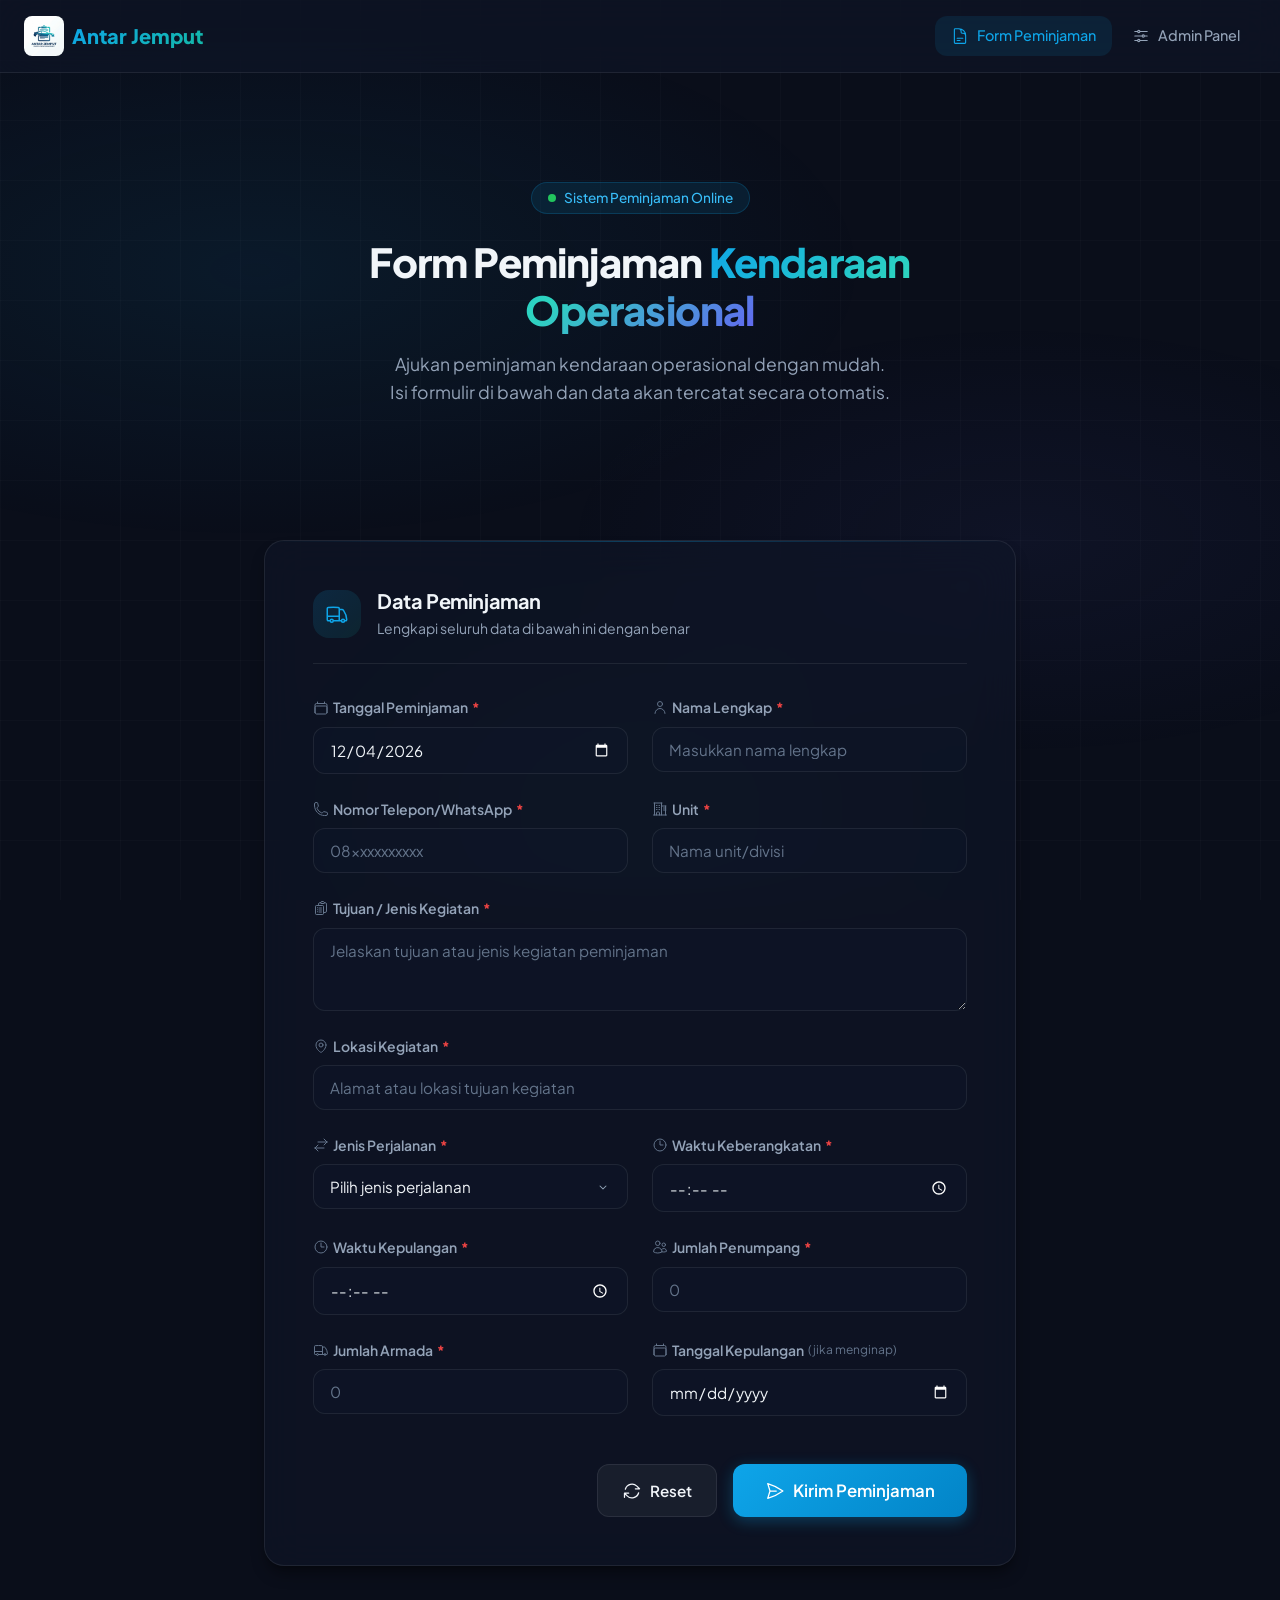
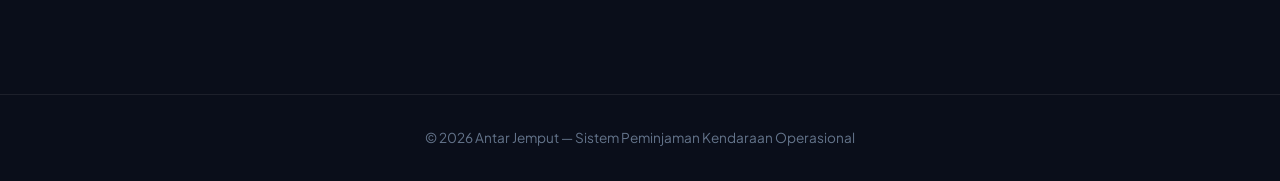
<file: index.html>
<!DOCTYPE html>
<html lang="id">

<head>
  <meta charset="UTF-8">
  <meta name="viewport" content="width=device-width, initial-scale=1.0">
  <meta name="description"
    content="Form Peminjaman Kendaraan Operasional - Sistem Antar Jemput. Ajukan peminjaman mobil operasional secara online.">
  <title>Form Peminjaman Kendaraan | Antar Jemput</title>
  <link rel="icon" href="assets/logo.jpg" type="image/jpeg">
  <link rel="stylesheet" href="css/style.css">
</head>

<body>
  <div class="bg-grid"></div>

  <!-- ═══ Navbar ═══ -->
  <nav class="navbar" id="navbar">
    <div class="navbar__inner">
      <a href="index.html" class="navbar__brand">
        <img src="assets/logo.jpg" alt="Logo Antar Jemput">
        <span class="navbar__brand-text">Antar Jemput</span>
      </a>
      <button class="navbar__toggle" id="navToggle" aria-label="Toggle menu">
        <svg xmlns="http://www.w3.org/2000/svg" fill="none" viewBox="0 0 24 24" stroke-width="2" stroke="currentColor">
          <path stroke-linecap="round" stroke-linejoin="round" d="M3.75 6.75h16.5M3.75 12h16.5m-16.5 5.25h16.5" />
        </svg>
      </button>
      <ul class="navbar__links" id="navLinks">
        <li>
          <a href="index.html" class="active">
            <svg xmlns="http://www.w3.org/2000/svg" fill="none" viewBox="0 0 24 24" stroke-width="1.5"
              stroke="currentColor">
              <path stroke-linecap="round" stroke-linejoin="round"
                d="M19.5 14.25v-2.625a3.375 3.375 0 0 0-3.375-3.375h-1.5A1.125 1.125 0 0 1 13.5 7.125v-1.5a3.375 3.375 0 0 0-3.375-3.375H8.25m0 12.75h7.5m-7.5 3H12M10.5 2.25H5.625c-.621 0-1.125.504-1.125 1.125v17.25c0 .621.504 1.125 1.125 1.125h12.75c.621 0 1.125-.504 1.125-1.125V11.25a9 9 0 0 0-9-9Z" />
            </svg>
            Form Peminjaman
          </a>
        </li>
        <li>
          <a href="admin.html">
            <svg xmlns="http://www.w3.org/2000/svg" fill="none" viewBox="0 0 24 24" stroke-width="1.5"
              stroke="currentColor">
              <path stroke-linecap="round" stroke-linejoin="round"
                d="M10.5 6h9.75M10.5 6a1.5 1.5 0 1 1-3 0m3 0a1.5 1.5 0 1 0-3 0M3.75 6H7.5m3 12h9.75m-9.75 0a1.5 1.5 0 0 1-3 0m3 0a1.5 1.5 0 0 0-3 0m-3.75 0H7.5m9-6h3.75m-3.75 0a1.5 1.5 0 0 1-3 0m3 0a1.5 1.5 0 0 0-3 0m-9.75 0h9.75" />
            </svg>
            Admin Panel
          </a>
        </li>
      </ul>
    </div>
  </nav>

  <!-- ═══ Hero ═══ -->
  <section class="hero">
    <div class="hero__content">
      <div class="hero__badge">
        <span class="pulse-dot"></span>
        Sistem Peminjaman Online
      </div>
      <h1 class="hero__title">
        Form Peminjaman <span class="gradient-text">Kendaraan Operasional</span>
      </h1>
      <p class="hero__subtitle">
        Ajukan peminjaman kendaraan operasional dengan mudah. Isi formulir di bawah dan data akan tercatat secara
        otomatis.
      </p>
    </div>
  </section>

  <!-- ═══ Form Section ═══ -->
  <main class="container container--narrow" style="padding-bottom: 4rem;">
    <div class="glass-card" style="animation: fadeInUp 0.6s ease-out 0.2s both;">
      <div class="glass-card__header">
        <div class="glass-card__icon">
          <svg xmlns="http://www.w3.org/2000/svg" fill="none" viewBox="0 0 24 24" stroke-width="1.5"
            stroke="currentColor">
            <path stroke-linecap="round" stroke-linejoin="round"
              d="M8.25 18.75a1.5 1.5 0 0 1-3 0m3 0a1.5 1.5 0 0 0-3 0m3 0h6m-9 0H3.375a1.125 1.125 0 0 1-1.125-1.125V14.25m17.25 4.5a1.5 1.5 0 0 1-3 0m3 0a1.5 1.5 0 0 0-3 0m3 0h1.125c.621 0 1.129-.504 1.09-1.124a17.902 17.902 0 0 0-3.213-9.193 2.056 2.056 0 0 0-1.58-.86H14.25M16.5 18.75h-2.25m0-11.177v-.958c0-.568-.422-1.048-.987-1.106a48.554 48.554 0 0 0-10.026 0 1.106 1.106 0 0 0-.987 1.106v7.635m12-6.677v6.677m0 4.5v-4.5m0 0h-12" />
          </svg>
        </div>
        <div>
          <h2 class="glass-card__title">Data Peminjaman</h2>
          <p class="glass-card__description">Lengkapi seluruh data di bawah ini dengan benar</p>
        </div>
      </div>

      <form id="formPeminjaman" novalidate>
        <div class="form-grid stagger-in">
          <!-- Tanggal Peminjaman -->
          <div class="form-group">
            <label class="form-label" for="tanggalPeminjaman">
              <svg xmlns="http://www.w3.org/2000/svg" fill="none" viewBox="0 0 24 24" stroke-width="1.5"
                stroke="currentColor">
                <path stroke-linecap="round" stroke-linejoin="round"
                  d="M6.75 3v2.25M17.25 3v2.25M3 18.75V7.5a2.25 2.25 0 0 1 2.25-2.25h13.5A2.25 2.25 0 0 1 21 7.5v11.25m-18 0A2.25 2.25 0 0 0 5.25 21h13.5A2.25 2.25 0 0 0 21 18.75m-18 0v-7.5A2.25 2.25 0 0 1 5.25 9h13.5A2.25 2.25 0 0 1 21 11.25v7.5" />
              </svg>
              Tanggal Peminjaman <span class="required">*</span>
            </label>
            <input type="date" class="form-input" id="tanggalPeminjaman" name="tanggalPeminjaman" required>
            <span class="form-error">Tanggal peminjaman wajib diisi</span>
          </div>

          <!-- Nama -->
          <div class="form-group">
            <label class="form-label" for="nama">
              <svg xmlns="http://www.w3.org/2000/svg" fill="none" viewBox="0 0 24 24" stroke-width="1.5"
                stroke="currentColor">
                <path stroke-linecap="round" stroke-linejoin="round"
                  d="M15.75 6a3.75 3.75 0 1 1-7.5 0 3.75 3.75 0 0 1 7.5 0ZM4.501 20.118a7.5 7.5 0 0 1 14.998 0" />
              </svg>
              Nama Lengkap <span class="required">*</span>
            </label>
            <input type="text" class="form-input" id="nama" name="nama" placeholder="Masukkan nama lengkap" required>
            <span class="form-error">Nama wajib diisi</span>
          </div>

          <!-- No Telepon -->
          <div class="form-group">
            <label class="form-label" for="telepon">
              <svg xmlns="http://www.w3.org/2000/svg" fill="none" viewBox="0 0 24 24" stroke-width="1.5"
                stroke="currentColor">
                <path stroke-linecap="round" stroke-linejoin="round"
                  d="M2.25 6.75c0 8.284 6.716 15 15 15h2.25a2.25 2.25 0 0 0 2.25-2.25v-1.372c0-.516-.351-.966-.852-1.091l-4.423-1.106c-.44-.11-.902.055-1.173.417l-.97 1.293c-.282.376-.769.542-1.21.38a12.035 12.035 0 0 1-7.143-7.143c-.162-.441.004-.928.38-1.21l1.293-.97c.363-.271.527-.734.417-1.173L6.963 3.102a1.125 1.125 0 0 0-1.091-.852H4.5A2.25 2.25 0 0 0 2.25 4.5v2.25Z" />
              </svg>
              Nomor Telepon/WhatsApp <span class="required">*</span>
            </label>
            <input type="tel" class="form-input" id="telepon" name="telepon" placeholder="08xxxxxxxxxx" required
              pattern="[0-9]{10,15}">
            <span class="form-error">Masukkan nomor telepon yang valid</span>
          </div>

          <!-- Unit -->
          <div class="form-group">
            <label class="form-label" for="unit">
              <svg xmlns="http://www.w3.org/2000/svg" fill="none" viewBox="0 0 24 24" stroke-width="1.5"
                stroke="currentColor">
                <path stroke-linecap="round" stroke-linejoin="round"
                  d="M2.25 21h19.5m-18-18v18m10.5-18v18m6-13.5V21M6.75 6.75h.75m-.75 3h.75m-.75 3h.75m3-6h.75m-.75 3h.75m-.75 3h.75M6.75 21v-3.375c0-.621.504-1.125 1.125-1.125h2.25c.621 0 1.125.504 1.125 1.125V21M3 3h12m-.75 4.5H21m-3.75 3H21m-3.75 3H21" />
              </svg>
              Unit <span class="required">*</span>
            </label>
            <input type="text" class="form-input" id="unit" name="unit" placeholder="Nama unit/divisi" required>
            <span class="form-error">Unit wajib diisi</span>
          </div>

          <!-- Tujuan (Jenis Kegiatan) -->
          <div class="form-group form-group--full">
            <label class="form-label" for="tujuan">
              <svg xmlns="http://www.w3.org/2000/svg" fill="none" viewBox="0 0 24 24" stroke-width="1.5"
                stroke="currentColor">
                <path stroke-linecap="round" stroke-linejoin="round"
                  d="M9 12h3.75M9 15h3.75M9 18h3.75m3 .75H18a2.25 2.25 0 0 0 2.25-2.25V6.108c0-1.135-.845-2.098-1.976-2.192a48.424 48.424 0 0 0-1.123-.08m-5.801 0c-.065.21-.1.433-.1.664 0 .414.336.75.75.75h4.5a.75.75 0 0 0 .75-.75 2.25 2.25 0 0 0-.1-.664m-5.8 0A2.251 2.251 0 0 1 13.5 2.25H15c1.012 0 1.867.668 2.15 1.586m-5.8 0c-.376.023-.75.05-1.124.08C9.095 4.01 8.25 4.973 8.25 6.108V8.25m0 0H4.875c-.621 0-1.125.504-1.125 1.125v11.25c0 .621.504 1.125 1.125 1.125h9.75c.621 0 1.125-.504 1.125-1.125V9.375c0-.621-.504-1.125-1.125-1.125H8.25ZM6.75 12h.008v.008H6.75V12Zm0 3h.008v.008H6.75V15Zm0 3h.008v.008H6.75V18Z" />
              </svg>
              Tujuan / Jenis Kegiatan <span class="required">*</span>
            </label>
            <textarea class="form-textarea" id="tujuan" name="tujuan"
              placeholder="Jelaskan tujuan atau jenis kegiatan peminjaman" required rows="3"></textarea>
            <span class="form-error">Tujuan wajib diisi</span>
          </div>

          <!-- Lokasi Kegiatan -->
          <div class="form-group form-group--full">
            <label class="form-label" for="lokasi">
              <svg xmlns="http://www.w3.org/2000/svg" fill="none" viewBox="0 0 24 24" stroke-width="1.5"
                stroke="currentColor">
                <path stroke-linecap="round" stroke-linejoin="round" d="M15 10.5a3 3 0 1 1-6 0 3 3 0 0 1 6 0Z" />
                <path stroke-linecap="round" stroke-linejoin="round"
                  d="M19.5 10.5c0 7.142-7.5 11.25-7.5 11.25S4.5 17.642 4.5 10.5a7.5 7.5 0 1 1 15 0Z" />
              </svg>
              Lokasi Kegiatan <span class="required">*</span>
            </label>
            <input type="text" class="form-input" id="lokasi" name="lokasi"
              placeholder="Alamat atau lokasi tujuan kegiatan" required>
            <span class="form-error">Lokasi kegiatan wajib diisi</span>
          </div>

          <!-- Jenis Perjalanan -->
          <div class="form-group">
            <label class="form-label" for="jenisPerjalanan">
              <svg xmlns="http://www.w3.org/2000/svg" fill="none" viewBox="0 0 24 24" stroke-width="1.5"
                stroke="currentColor">
                <path stroke-linecap="round" stroke-linejoin="round"
                  d="M7.5 21 3 16.5m0 0L7.5 12M3 16.5h13.5m0-13.5L21 7.5m0 0L16.5 12M21 7.5H7.5" />
              </svg>
              Jenis Perjalanan <span class="required">*</span>
            </label>
            <select class="form-select" id="jenisPerjalanan" name="jenisPerjalanan" required>
              <option value="" disabled selected>Pilih jenis perjalanan</option>
              <option value="Pergi">Pergi</option>
              <option value="Pulang">Pulang</option>
              <option value="PP">Pergi Pulang</option>
            </select>
            <span class="form-error">Pilih jenis perjalanan</span>
          </div>

          <!-- Waktu Keberangkatan -->
          <div class="form-group">
            <label class="form-label" for="waktuBerangkat">
              <svg xmlns="http://www.w3.org/2000/svg" fill="none" viewBox="0 0 24 24" stroke-width="1.5"
                stroke="currentColor">
                <path stroke-linecap="round" stroke-linejoin="round"
                  d="M12 6v6h4.5m4.5 0a9 9 0 1 1-18 0 9 9 0 0 1 18 0Z" />
              </svg>
              Waktu Keberangkatan <span class="required">*</span>
            </label>
            <input type="time" class="form-input" id="waktuBerangkat" name="waktuBerangkat" required>
            <span class="form-error">Waktu keberangkatan wajib diisi</span>
          </div>

          <!-- Waktu Kepulangan -->
          <div class="form-group">
            <label class="form-label" for="waktuPulang">
              <svg xmlns="http://www.w3.org/2000/svg" fill="none" viewBox="0 0 24 24" stroke-width="1.5"
                stroke="currentColor">
                <path stroke-linecap="round" stroke-linejoin="round"
                  d="M12 6v6h4.5m4.5 0a9 9 0 1 1-18 0 9 9 0 0 1 18 0Z" />
              </svg>
              Waktu Kepulangan <span class="required">*</span>
            </label>
            <input type="time" class="form-input" id="waktuPulang" name="waktuPulang" required>
            <span class="form-error">Waktu kepulangan wajib diisi</span>
          </div>

          <!-- Jumlah Penumpang -->
          <div class="form-group">
            <label class="form-label" for="jumlahPenumpang">
              <svg xmlns="http://www.w3.org/2000/svg" fill="none" viewBox="0 0 24 24" stroke-width="1.5"
                stroke="currentColor">
                <path stroke-linecap="round" stroke-linejoin="round"
                  d="M15 19.128a9.38 9.38 0 0 0 2.625.372 9.337 9.337 0 0 0 4.121-.952 4.125 4.125 0 0 0-7.533-2.493M15 19.128v-.003c0-1.113-.285-2.16-.786-3.07M15 19.128v.106A12.318 12.318 0 0 1 8.624 21c-2.331 0-4.512-.645-6.374-1.766l-.001-.109a6.375 6.375 0 0 1 11.964-3.07M12 6.375a3.375 3.375 0 1 1-6.75 0 3.375 3.375 0 0 1 6.75 0Zm8.25 2.25a2.625 2.625 0 1 1-5.25 0 2.625 2.625 0 0 1 5.25 0Z" />
              </svg>
              Jumlah Penumpang <span class="required">*</span>
            </label>
            <input type="number" class="form-input" id="jumlahPenumpang" name="jumlahPenumpang" placeholder="0" required
              min="1">
            <span class="form-error">Jumlah penumpang wajib diisi</span>
          </div>

          <!-- Jumlah Armada -->
          <div class="form-group">
            <label class="form-label" for="jumlahArmada">
              <svg xmlns="http://www.w3.org/2000/svg" fill="none" viewBox="0 0 24 24" stroke-width="1.5"
                stroke="currentColor">
                <path stroke-linecap="round" stroke-linejoin="round"
                  d="M8.25 18.75a1.5 1.5 0 0 1-3 0m3 0a1.5 1.5 0 0 0-3 0m3 0h6m-9 0H3.375a1.125 1.125 0 0 1-1.125-1.125V14.25m17.25 4.5a1.5 1.5 0 0 1-3 0m3 0a1.5 1.5 0 0 0-3 0m3 0h1.125c.621 0 1.129-.504 1.09-1.124a17.902 17.902 0 0 0-3.213-9.193 2.056 2.056 0 0 0-1.58-.86H14.25M16.5 18.75h-2.25m0-11.177v-.958c0-.568-.422-1.048-.987-1.106a48.554 48.554 0 0 0-10.026 0 1.106 1.106 0 0 0-.987 1.106v7.635m12-6.677v6.677m0 4.5v-4.5m0 0h-12" />
              </svg>
              Jumlah Armada <span class="required">*</span>
            </label>
            <input type="number" class="form-input" id="jumlahArmada" name="jumlahArmada" placeholder="0" required
              min="1">
            <span class="form-error">Jumlah armada wajib diisi</span>
          </div>

          <!-- Tanggal Kepulangan (jika menginap) -->
          <div class="form-group">
            <label class="form-label" for="tanggalKepulangan">
              <svg xmlns="http://www.w3.org/2000/svg" fill="none" viewBox="0 0 24 24" stroke-width="1.5"
                stroke="currentColor">
                <path stroke-linecap="round" stroke-linejoin="round"
                  d="M6.75 3v2.25M17.25 3v2.25M3 18.75V7.5a2.25 2.25 0 0 1 2.25-2.25h13.5A2.25 2.25 0 0 1 21 7.5v11.25m-18 0A2.25 2.25 0 0 0 5.25 21h13.5A2.25 2.25 0 0 0 21 18.75m-18 0v-7.5A2.25 2.25 0 0 1 5.25 9h13.5A2.25 2.25 0 0 1 21 11.25v7.5" />
              </svg>
              Tanggal Kepulangan
              <span style="font-size:0.75rem; color:var(--color-text-muted); font-weight:400;">(jika menginap)</span>
            </label>
            <input type="date" class="form-input" id="tanggalKepulangan" name="tanggalKepulangan">
          </div>
        </div>

        <!-- Submit Button -->
        <div style="margin-top: var(--space-2xl); display:flex; gap: var(--space-md); justify-content: flex-end;">
          <button type="reset" class="btn btn--secondary" id="btnReset">
            <svg xmlns="http://www.w3.org/2000/svg" fill="none" viewBox="0 0 24 24" stroke-width="1.5"
              stroke="currentColor">
              <path stroke-linecap="round" stroke-linejoin="round"
                d="M16.023 9.348h4.992v-.001M2.985 19.644v-4.992m0 0h4.992m-4.993 0 3.181 3.183a8.25 8.25 0 0 0 13.803-3.7M4.031 9.865a8.25 8.25 0 0 1 13.803-3.7l3.181 3.182" />
            </svg>
            Reset
          </button>
          <button type="submit" class="btn btn--primary btn--lg" id="btnSubmit">
            <svg xmlns="http://www.w3.org/2000/svg" fill="none" viewBox="0 0 24 24" stroke-width="1.5"
              stroke="currentColor">
              <path stroke-linecap="round" stroke-linejoin="round"
                d="M6 12 3.269 3.125A59.769 59.769 0 0 1 21.485 12 59.768 59.768 0 0 1 3.27 20.875L5.999 12Zm0 0h7.5" />
            </svg>
            <span class="btn__text">Kirim Peminjaman</span>
          </button>
        </div>
      </form>
    </div>
  </main>

  <!-- ═══ Footer ═══ -->
  <footer class="footer">
    <div class="container">
      <p class="footer__text">© 2026 Antar Jemput — Sistem Peminjaman Kendaraan Operasional</p>
    </div>
  </footer>

  <!-- Toast Container -->
  <div class="toast-container" id="toastContainer"></div>

  <script src="js/config.js"></script>
  <script src="js/utils.js"></script>
  <script src="js/form.js"></script>
</body>

</html>
</file>
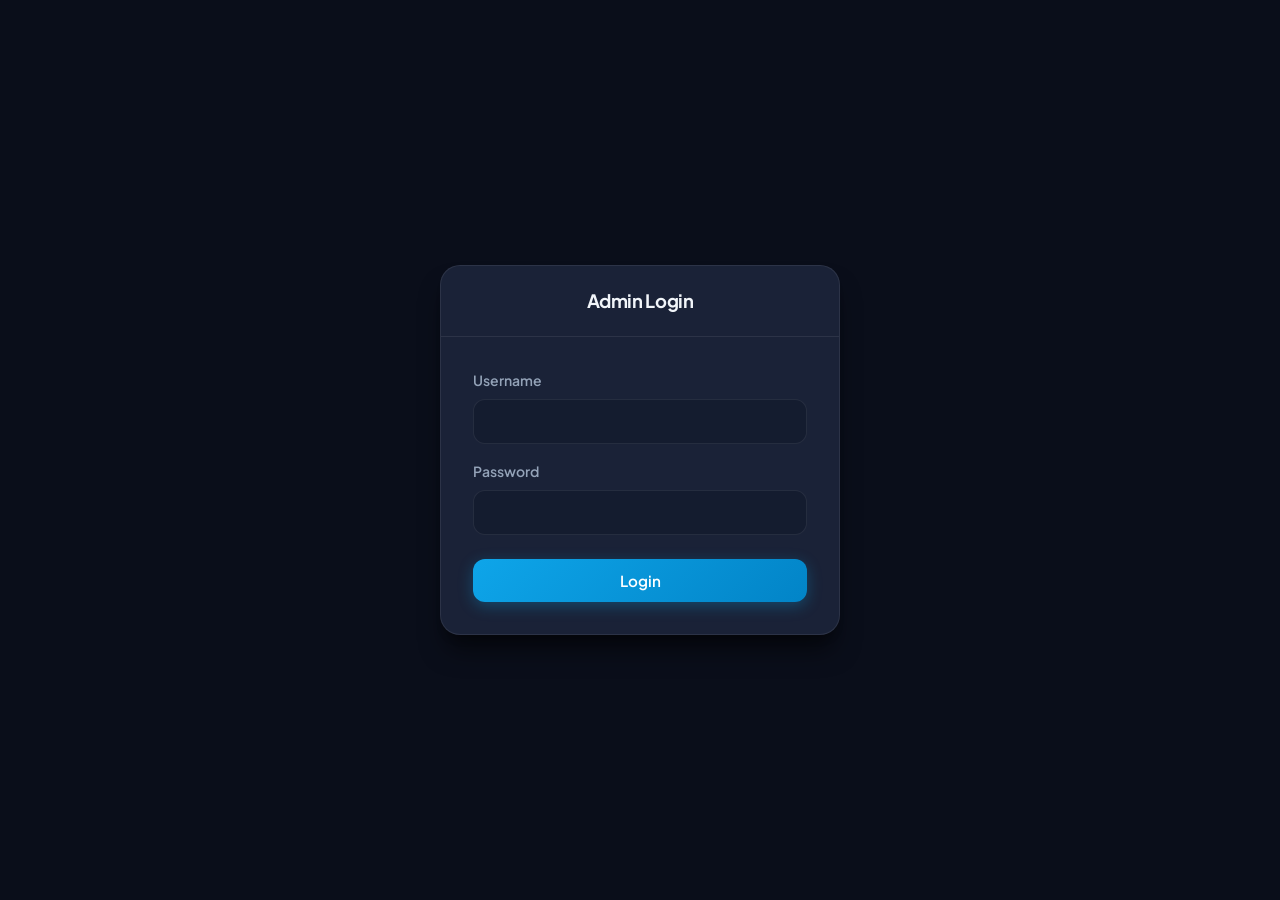
<file: admin.html>
<!DOCTYPE html>
<html lang="id">
<head>
  <meta charset="UTF-8">
  <meta name="viewport" content="width=device-width, initial-scale=1.0">
  <meta name="description" content="Admin Panel - Kelola data peminjaman kendaraan operasional Antar Jemput.">
  <title>Admin Panel | Antar Jemput</title>
  <link rel="icon" href="assets/logo.jpg" type="image/jpeg">
  <link rel="stylesheet" href="css/style.css">
</head>
<body class="admin-page">
  <div class="bg-grid"></div>

  <!-- ═══ Login Overlay ═══ -->
  <div id="loginOverlay" class="modal-overlay active" style="background: var(--color-bg-deep); z-index: 9999;">
    <div class="modal" style="max-width: 400px;">
      <div class="modal__header" style="justify-content: center;">
        <h3 class="modal__title">Admin Login</h3>
      </div>
      <div class="modal__body">
        <form id="loginForm" novalidate>
          <div class="form-group" style="margin-bottom: var(--space-md);">
            <label class="form-label" for="adminUsername">Username</label>
            <input type="text" class="form-input" id="adminUsername" required>
          </div>
          <div class="form-group" style="margin-bottom: var(--space-lg);">
            <label class="form-label" for="adminPassword">Password</label>
            <input type="password" class="form-input" id="adminPassword" required>
          </div>
          <button type="submit" class="btn btn--primary btn--block">Login</button>
        </form>
      </div>
    </div>
  </div>

  <!-- ═══ Main Admin Content (Hidden Initially) ═══ -->
  <div id="adminContent" style="display: none;">
  <!-- ═══ Navbar ═══ -->
  <nav class="navbar" id="navbar">
    <div class="navbar__inner">
      <a href="index.html" class="navbar__brand">
        <img src="assets/logo.jpg" alt="Logo Antar Jemput">
        <span class="navbar__brand-text">Antar Jemput</span>
      </a>
      <button class="navbar__toggle" id="navToggle" aria-label="Toggle menu">
        <svg xmlns="http://www.w3.org/2000/svg" fill="none" viewBox="0 0 24 24" stroke-width="2" stroke="currentColor">
          <path stroke-linecap="round" stroke-linejoin="round" d="M3.75 6.75h16.5M3.75 12h16.5m-16.5 5.25h16.5" />
        </svg>
      </button>
      <ul class="navbar__links" id="navLinks">
        <li>
          <a href="index.html">
            <svg xmlns="http://www.w3.org/2000/svg" fill="none" viewBox="0 0 24 24" stroke-width="1.5" stroke="currentColor">
              <path stroke-linecap="round" stroke-linejoin="round" d="M19.5 14.25v-2.625a3.375 3.375 0 0 0-3.375-3.375h-1.5A1.125 1.125 0 0 1 13.5 7.125v-1.5a3.375 3.375 0 0 0-3.375-3.375H8.25m0 12.75h7.5m-7.5 3H12M10.5 2.25H5.625c-.621 0-1.125.504-1.125 1.125v17.25c0 .621.504 1.125 1.125 1.125h12.75c.621 0 1.125-.504 1.125-1.125V11.25a9 9 0 0 0-9-9Z" />
            </svg>
            Form Peminjaman
          </a>
        </li>
        <li>
          <a href="admin.html" class="active">
            <svg xmlns="http://www.w3.org/2000/svg" fill="none" viewBox="0 0 24 24" stroke-width="1.5" stroke="currentColor">
              <path stroke-linecap="round" stroke-linejoin="round" d="M10.5 6h9.75M10.5 6a1.5 1.5 0 1 1-3 0m3 0a1.5 1.5 0 1 0-3 0M3.75 6H7.5m3 12h9.75m-9.75 0a1.5 1.5 0 0 1-3 0m3 0a1.5 1.5 0 0 0-3 0m-3.75 0H7.5m9-6h3.75m-3.75 0a1.5 1.5 0 0 1-3 0m3 0a1.5 1.5 0 0 0-3 0m-9.75 0h9.75" />
            </svg>
            Admin Panel
          </a>
        </li>
      </ul>
    </div>
  </nav>

  <!-- ═══ Page Header ═══ -->
  <header class="page-header">
    <div class="container container--wide">
      <div class="page-header__inner">
        <div>
          <h1 class="page-header__title">
            <span class="gradient-text" style="background:linear-gradient(135deg,var(--color-primary),var(--color-accent));-webkit-background-clip:text;-webkit-text-fill-color:transparent;background-clip:text;">Admin Panel</span>
          </h1>
          <p class="page-header__subtitle">Kelola data peminjaman kendaraan operasional</p>
        </div>
        <div style="display:flex; gap: var(--space-sm);">
          <button class="btn btn--secondary" id="btnRefresh" title="Refresh Data">
            <svg xmlns="http://www.w3.org/2000/svg" fill="none" viewBox="0 0 24 24" stroke-width="1.5" stroke="currentColor"><path stroke-linecap="round" stroke-linejoin="round" d="M16.023 9.348h4.992v-.001M2.985 19.644v-4.992m0 0h4.992m-4.993 0 3.181 3.183a8.25 8.25 0 0 0 13.803-3.7M4.031 9.865a8.25 8.25 0 0 1 13.803-3.7l3.181 3.182" /></svg>
            Refresh
          </button>
          <button class="btn btn--primary" id="btnExport" title="Export ke Excel">
            <svg xmlns="http://www.w3.org/2000/svg" fill="none" viewBox="0 0 24 24" stroke-width="1.5" stroke="currentColor"><path stroke-linecap="round" stroke-linejoin="round" d="M3 16.5v2.25A2.25 2.25 0 0 0 5.25 21h13.5A2.25 2.25 0 0 0 21 18.75V16.5M16.5 12 12 16.5m0 0L7.5 12m4.5 4.5V3" /></svg>
            Export CSV
          </button>
        </div>
      </div>
    </div>
  </header>

  <main class="container container--wide" style="padding-bottom: 4rem;">
    <!-- ═══ Stats ═══ -->
    <div class="stats-grid stagger-in" id="statsGrid">
      <div class="stat-card">
        <div class="stat-card__icon stat-card__icon--blue">
          <svg xmlns="http://www.w3.org/2000/svg" fill="none" viewBox="0 0 24 24" stroke-width="1.5" stroke="currentColor"><path stroke-linecap="round" stroke-linejoin="round" d="M19.5 14.25v-2.625a3.375 3.375 0 0 0-3.375-3.375h-1.5A1.125 1.125 0 0 1 13.5 7.125v-1.5a3.375 3.375 0 0 0-3.375-3.375H8.25m2.25 0H5.625c-.621 0-1.125.504-1.125 1.125v17.25c0 .621.504 1.125 1.125 1.125h12.75c.621 0 1.125-.504 1.125-1.125V11.25a9 9 0 0 0-9-9Z" /></svg>
        </div>
        <div class="stat-card__value" id="statTotal">0</div>
        <div class="stat-card__label">Total Peminjaman</div>
      </div>
      <div class="stat-card">
        <div class="stat-card__icon stat-card__icon--yellow">
          <svg xmlns="http://www.w3.org/2000/svg" fill="none" viewBox="0 0 24 24" stroke-width="1.5" stroke="currentColor"><path stroke-linecap="round" stroke-linejoin="round" d="M12 6v6h4.5m4.5 0a9 9 0 1 1-18 0 9 9 0 0 1 18 0Z" /></svg>
        </div>
        <div class="stat-card__value" id="statPending">0</div>
        <div class="stat-card__label">Menunggu</div>
      </div>
      <div class="stat-card">
        <div class="stat-card__icon stat-card__icon--green">
          <svg xmlns="http://www.w3.org/2000/svg" fill="none" viewBox="0 0 24 24" stroke-width="1.5" stroke="currentColor"><path stroke-linecap="round" stroke-linejoin="round" d="M9 12.75 11.25 15 15 9.75M21 12a9 9 0 1 1-18 0 9 9 0 0 1 18 0Z" /></svg>
        </div>
        <div class="stat-card__value" id="statApproved">0</div>
        <div class="stat-card__label">Disetujui</div>
      </div>
      <div class="stat-card">
        <div class="stat-card__icon stat-card__icon--red">
          <svg xmlns="http://www.w3.org/2000/svg" fill="none" viewBox="0 0 24 24" stroke-width="1.5" stroke="currentColor"><path stroke-linecap="round" stroke-linejoin="round" d="M9.75 9.75 14.25 14.25m0-4.5-4.5 4.5M21 12a9 9 0 1 1-18 0 9 9 0 0 1 18 0Z" /></svg>
        </div>
        <div class="stat-card__value" id="statRejected">0</div>
        <div class="stat-card__label">Ditolak</div>
      </div>
    </div>

    <!-- ═══ Toolbar ═══ -->
    <div class="toolbar">
      <div class="toolbar__search">
        <svg xmlns="http://www.w3.org/2000/svg" fill="none" viewBox="0 0 24 24" stroke-width="1.5" stroke="currentColor"><path stroke-linecap="round" stroke-linejoin="round" d="m21 21-5.197-5.197m0 0A7.5 7.5 0 1 0 5.196 5.196a7.5 7.5 0 0 0 10.607 10.607Z" /></svg>
        <input type="search" placeholder="Cari berdasarkan nama, unit, tujuan..." id="searchInput">
      </div>
      <div class="toolbar__actions">
        <select class="form-select" id="filterStatus" style="padding:0.6rem 2.5rem 0.6rem 1rem; font-size:0.85rem; min-width:160px;">
          <option value="">Semua Status</option>
          <option value="Pending">Menunggu</option>
          <option value="Disetujui">Disetujui</option>
          <option value="Ditolak">Ditolak</option>
          <option value="Selesai">Selesai</option>
        </select>
      </div>
    </div>

    <!-- ═══ Data Table ═══ -->
    <div class="glass-card" style="padding: 0; overflow:hidden;">
      <div class="table-wrapper">
        <table class="data-table" id="dataTable">
          <thead>
            <tr>
              <th>No</th>
              <th>Tanggal</th>
              <th>Nama</th>
              <th>Unit</th>
              <th>Tujuan</th>
              <th>Lokasi</th>
              <th>Jenis</th>
              <th>Berangkat</th>
              <th>Pulang</th>
              <th>Penumpang</th>
              <th>Armada</th>
              <th>Status</th>
              <th>Aksi</th>
            </tr>
          </thead>
          <tbody id="tableBody">
            <!-- Data will be inserted here -->
          </tbody>
        </table>
      </div>

      <!-- Empty State -->
      <div class="empty-state" id="emptyState" style="display:none;">
        <svg xmlns="http://www.w3.org/2000/svg" fill="none" viewBox="0 0 24 24" stroke-width="1" stroke="currentColor" class="empty-state__icon"><path stroke-linecap="round" stroke-linejoin="round" d="M20.25 7.5l-.625 10.632a2.25 2.25 0 0 1-2.247 2.118H6.622a2.25 2.25 0 0 1-2.247-2.118L3.75 7.5M10 11.25h4M3.375 7.5h17.25c.621 0 1.125-.504 1.125-1.125v-1.5c0-.621-.504-1.125-1.125-1.125H3.375c-.621 0-1.125.504-1.125 1.125v1.5c0 .621.504 1.125 1.125 1.125Z" /></svg>
        <h3 class="empty-state__title">Belum ada data</h3>
        <p class="empty-state__text">Data peminjaman akan muncul setelah ada pengajuan dari form.</p>
      </div>
    </div>

    <!-- Pagination -->
    <div class="pagination" id="pagination"></div>
  </main>

  <!-- ═══ Detail Modal ═══ -->
  <div class="modal-overlay" id="detailModal">
    <div class="modal">
      <div class="modal__header">
        <h3 class="modal__title">Detail Peminjaman</h3>
        <button class="modal__close" id="detailModalClose" aria-label="Close modal">
          <svg xmlns="http://www.w3.org/2000/svg" fill="none" viewBox="0 0 24 24" stroke-width="2" stroke="currentColor" width="18" height="18"><path stroke-linecap="round" stroke-linejoin="round" d="M6 18 18 6M6 6l12 12" /></svg>
        </button>
      </div>
      <div class="modal__body" id="detailModalBody">
        <!-- Detail content will be injected here -->
      </div>
      <div class="modal__footer">
        <button class="btn btn--secondary" id="btnPrintSurat">
          <svg xmlns="http://www.w3.org/2000/svg" fill="none" viewBox="0 0 24 24" stroke-width="1.5" stroke="currentColor"><path stroke-linecap="round" stroke-linejoin="round" d="M6.72 13.829c-.24.03-.48.062-.72.096m.72-.096a42.415 42.415 0 0 1 10.56 0m-10.56 0L6.34 18m10.94-4.171c.24.03.48.062.72.096m-.72-.096L17.66 18m0 0 .229 2.523a1.125 1.125 0 0 1-1.12 1.227H7.231c-.662 0-1.18-.568-1.12-1.227L6.34 18m11.318 0h1.091A2.25 2.25 0 0 0 21 15.75V9.456c0-1.081-.768-2.015-1.837-2.175a48.055 48.055 0 0 0-1.913-.247M6.34 18H5.25A2.25 2.25 0 0 1 3 15.75V9.456c0-1.081.768-2.015 1.837-2.175a48.041 48.041 0 0 1 1.913-.247m10.5 0a48.536 48.536 0 0 0-10.5 0m10.5 0V3.375c0-.621-.504-1.125-1.125-1.125h-8.25c-.621 0-1.125.504-1.125 1.125v3.659M18 10.5h.008v.008H18V10.5Zm-3 0h.008v.008H15V10.5Z" /></svg>
          Cetak Surat Jalan
        </button>
        <button class="btn btn--secondary" onclick="document.getElementById('detailModal').classList.remove('active')">Tutup</button>
      </div>
    </div>
  </div>

  <!-- ═══ Edit Modal ═══ -->
  <div class="modal-overlay" id="editModal">
    <div class="modal">
      <div class="modal__header">
        <h3 class="modal__title">Edit Data Peminjaman</h3>
        <button class="modal__close" id="editModalClose" aria-label="Close modal">
          <svg xmlns="http://www.w3.org/2000/svg" fill="none" viewBox="0 0 24 24" stroke-width="2" stroke="currentColor" width="18" height="18"><path stroke-linecap="round" stroke-linejoin="round" d="M6 18 18 6M6 6l12 12" /></svg>
        </button>
      </div>
      <div class="modal__body">
        <form id="editForm" novalidate>
          <input type="hidden" id="editId">
          <div class="form-grid">
            <div class="form-group">
              <label class="form-label" for="editTanggal">Tanggal Peminjaman <span class="required">*</span></label>
              <input type="date" class="form-input" id="editTanggal" required>
            </div>
            <div class="form-group">
              <label class="form-label" for="editNama">Nama <span class="required">*</span></label>
              <input type="text" class="form-input" id="editNama" required>
            </div>
            <div class="form-group">
              <label class="form-label" for="editTelepon">Telepon <span class="required">*</span></label>
              <input type="tel" class="form-input" id="editTelepon" required>
            </div>
            <div class="form-group">
              <label class="form-label" for="editUnit">Unit <span class="required">*</span></label>
              <input type="text" class="form-input" id="editUnit" required>
            </div>
            <div class="form-group form-group--full">
              <label class="form-label" for="editTujuan">Tujuan <span class="required">*</span></label>
              <textarea class="form-textarea" id="editTujuan" required></textarea>
            </div>
            <div class="form-group form-group--full">
              <label class="form-label" for="editLokasi">Lokasi Kegiatan <span class="required">*</span></label>
              <input type="text" class="form-input" id="editLokasi" required>
            </div>
            <div class="form-group">
              <label class="form-label" for="editJenisPerjalanan">Jenis Perjalanan</label>
              <select class="form-select" id="editJenisPerjalanan">
                <option value="Dalam Kota">Dalam Kota</option>
                <option value="Luar Kota">Luar Kota</option>
                <option value="Antar Provinsi">Antar Provinsi</option>
              </select>
            </div>
            <div class="form-group">
              <label class="form-label" for="editWaktuBerangkat">Waktu Berangkat</label>
              <input type="time" class="form-input" id="editWaktuBerangkat">
            </div>
            <div class="form-group">
              <label class="form-label" for="editWaktuPulang">Waktu Pulang</label>
              <input type="time" class="form-input" id="editWaktuPulang">
            </div>
            <div class="form-group">
              <label class="form-label" for="editJumlahPenumpang">Jumlah Penumpang</label>
              <input type="number" class="form-input" id="editJumlahPenumpang" min="1">
            </div>
            <div class="form-group">
              <label class="form-label" for="editJumlahArmada">Jumlah Armada</label>
              <input type="number" class="form-input" id="editJumlahArmada" min="1">
            </div>
            <div class="form-group">
              <label class="form-label" for="editTanggalKepulangan">Tgl Kepulangan (menginap)</label>
              <input type="date" class="form-input" id="editTanggalKepulangan">
            </div>
            <div class="form-group">
              <label class="form-label" for="editStatus">Status</label>
              <select class="form-select" id="editStatus">
                <option value="Pending">Menunggu</option>
                <option value="Disetujui">Disetujui</option>
                <option value="Ditolak">Ditolak</option>
                <option value="Selesai">Selesai</option>
              </select>
            </div>
          </div>
        </form>
      </div>
      <div class="modal__footer">
        <button class="btn btn--secondary" onclick="document.getElementById('editModal').classList.remove('active')">Batal</button>
        <button class="btn btn--primary" id="btnSaveEdit">
          <svg xmlns="http://www.w3.org/2000/svg" fill="none" viewBox="0 0 24 24" stroke-width="1.5" stroke="currentColor"><path stroke-linecap="round" stroke-linejoin="round" d="m4.5 12.75 6 6 9-13.5" /></svg>
          Simpan
        </button>
      </div>
    </div>
  </div>

  <!-- ═══ Delete Confirmation Dialog ═══ -->
  <dialog class="confirm-dialog" id="deleteDialog">
    <h3 class="confirm-dialog__title">Hapus Data Peminjaman?</h3>
    <p class="confirm-dialog__message">Tindakan ini tidak dapat dibatalkan. Data akan dihapus secara permanen.</p>
    <div class="confirm-dialog__actions">
      <button class="btn btn--secondary btn--sm" id="deleteCancel">Batal</button>
      <button class="btn btn--danger btn--sm" id="deleteConfirm">Hapus</button>
    </div>
  </dialog>

  <!-- ═══ Footer ═══ -->
  <footer class="footer">
    <div class="container">
      <p class="footer__text">© 2026 Antar Jemput — Sistem Peminjaman Kendaraan Operasional</p>
    </div>
  </footer>

  <!-- Toast Container -->
  <div class="toast-container" id="toastContainer"></div>
  </div> <!-- End adminContent -->

  <script src="js/config.js"></script>
  <script src="js/utils.js"></script>
  <script src="js/admin.js"></script>
</body>
</html>
</file>
<file: css/style.css>
/* ========================================
   ANTAR JEMPUT - Vehicle Lending System
   Design System & Global Styles
   ======================================== */

/* Google Fonts */
@import url('https://fonts.googleapis.com/css2?family=Inter:wght@300;400;500;600;700;800;900&family=Plus+Jakarta+Sans:wght@400;500;600;700;800&display=swap');

/* ── CSS Custom Properties ── */
:root {
  /* Color Palette */
  --color-primary: #0ea5e9;
  --color-primary-dark: #0284c7;
  --color-primary-light: #38bdf8;
  --color-primary-glow: rgba(14, 165, 233, 0.3);

  --color-secondary: #6366f1;
  --color-secondary-dark: #4f46e5;

  --color-accent: #14b8a6;
  --color-accent-light: #2dd4bf;

  --color-success: #22c55e;
  --color-warning: #f59e0b;
  --color-danger: #ef4444;
  --color-info: #3b82f6;

  /* Neutral Palette */
  --color-bg-deep: #0a0e1a;
  --color-bg-base: #0f1629;
  --color-bg-surface: #1a2237;
  --color-bg-elevated: #1f2b45;
  --color-bg-card: rgba(26, 34, 55, 0.7);

  --color-border: rgba(255, 255, 255, 0.08);
  --color-border-active: rgba(14, 165, 233, 0.4);

  --color-text-primary: #f1f5f9;
  --color-text-secondary: #94a3b8;
  --color-text-muted: #64748b;
  --color-text-inverse: #0f172a;

  /* Glass Effects */
  --glass-bg: rgba(15, 22, 41, 0.6);
  --glass-bg-light: rgba(26, 34, 55, 0.5);
  --glass-blur: blur(20px);
  --glass-border: 1px solid rgba(255, 255, 255, 0.08);

  /* Typography */
  --font-primary: 'Plus Jakarta Sans', 'Inter', -apple-system, BlinkMacSystemFont, sans-serif;
  --font-mono: 'JetBrains Mono', 'Fira Code', monospace;

  /* Spacing Scale */
  --space-xs: 0.25rem;
  --space-sm: 0.5rem;
  --space-md: 1rem;
  --space-lg: 1.5rem;
  --space-xl: 2rem;
  --space-2xl: 3rem;
  --space-3xl: 4rem;

  /* Border Radius */
  --radius-sm: 0.5rem;
  --radius-md: 0.75rem;
  --radius-lg: 1rem;
  --radius-xl: 1.25rem;
  --radius-2xl: 1.5rem;
  --radius-full: 9999px;

  /* Shadows */
  --shadow-sm: 0 1px 2px rgba(0, 0, 0, 0.3);
  --shadow-md: 0 4px 6px -1px rgba(0, 0, 0, 0.3), 0 2px 4px -2px rgba(0, 0, 0, 0.2);
  --shadow-lg: 0 10px 15px -3px rgba(0, 0, 0, 0.4), 0 4px 6px -4px rgba(0, 0, 0, 0.3);
  --shadow-xl: 0 20px 25px -5px rgba(0, 0, 0, 0.5), 0 8px 10px -6px rgba(0, 0, 0, 0.3);
  --shadow-glow: 0 0 30px rgba(14, 165, 233, 0.15);
  --shadow-glow-strong: 0 0 60px rgba(14, 165, 233, 0.25);

  /* Transitions */
  --transition-fast: 150ms cubic-bezier(0.4, 0, 0.2, 1);
  --transition-base: 250ms cubic-bezier(0.4, 0, 0.2, 1);
  --transition-slow: 400ms cubic-bezier(0.4, 0, 0.2, 1);
  --transition-spring: 500ms cubic-bezier(0.34, 1.56, 0.64, 1);

  color-scheme: dark;
}

/* ── Reset & Base ── */
*,
*::before,
*::after {
  margin: 0;
  padding: 0;
  box-sizing: border-box;
}

html {
  scroll-behavior: smooth;
  font-size: 16px;
}

body {
  font-family: var(--font-primary);
  background-color: var(--color-bg-deep);
  color: var(--color-text-primary);
  line-height: 1.6;
  min-height: 100vh;
  overflow-x: hidden;
  -webkit-font-smoothing: antialiased;
  -moz-osx-font-smoothing: grayscale;
}

/* ── Background Gradient Mesh ── */
body::before {
  content: '';
  position: fixed;
  top: 0;
  left: 0;
  right: 0;
  bottom: 0;
  background:
    radial-gradient(ellipse 80% 50% at 20% 30%, rgba(14, 165, 233, 0.08) 0%, transparent 60%),
    radial-gradient(ellipse 60% 40% at 80% 60%, rgba(99, 102, 241, 0.06) 0%, transparent 60%),
    radial-gradient(ellipse 50% 50% at 50% 90%, rgba(20, 184, 166, 0.05) 0%, transparent 60%);
  pointer-events: none;
  z-index: 0;
}

/* ── Animated Grid Background ── */
.bg-grid {
  position: fixed;
  top: 0;
  left: 0;
  right: 0;
  bottom: 0;
  background-image:
    linear-gradient(rgba(255, 255, 255, 0.02) 1px, transparent 1px),
    linear-gradient(90deg, rgba(255, 255, 255, 0.02) 1px, transparent 1px);
  background-size: 60px 60px;
  pointer-events: none;
  z-index: 0;
}

/* ── Typography ── */
h1, h2, h3, h4, h5, h6 {
  font-weight: 700;
  line-height: 1.2;
  letter-spacing: -0.02em;
}

h1 { font-size: clamp(1.75rem, 4vw, 2.5rem); }
h2 { font-size: clamp(1.5rem, 3vw, 2rem); }
h3 { font-size: clamp(1.25rem, 2.5vw, 1.5rem); }

a {
  color: var(--color-primary);
  text-decoration: none;
  transition: color var(--transition-fast);
}

a:hover {
  color: var(--color-primary-light);
}

/* ── Layout ── */
.container {
  width: 100%;
  max-width: 1200px;
  margin: 0 auto;
  padding: 0 var(--space-lg);
  position: relative;
  z-index: 1;
}

.container--narrow {
  max-width: 800px;
}

.container--wide {
  max-width: 1440px;
}

/* ── Navbar ── */
.navbar {
  position: fixed;
  top: 0;
  left: 0;
  right: 0;
  z-index: 1000;
  background: var(--glass-bg);
  backdrop-filter: var(--glass-blur);
  -webkit-backdrop-filter: var(--glass-blur);
  border-bottom: var(--glass-border);
  padding: var(--space-md) 0;
  transition: all var(--transition-base);
}

.navbar.scrolled {
  background: rgba(10, 14, 26, 0.9);
  box-shadow: var(--shadow-lg);
}

.navbar__inner {
  display: flex;
  align-items: center;
  justify-content: space-between;
  max-width: 1440px;
  margin: 0 auto;
  padding: 0 var(--space-lg);
}

.navbar__brand {
  display: flex;
  align-items: center;
  gap: var(--space-sm);
  font-size: 1.25rem;
  font-weight: 800;
  color: var(--color-text-primary);
  text-decoration: none;
}

.navbar__brand img {
  width: 40px;
  height: 40px;
  border-radius: var(--radius-sm);
  object-fit: cover;
}

.navbar__brand-text {
  background: linear-gradient(135deg, var(--color-primary), var(--color-accent));
  -webkit-background-clip: text;
  -webkit-text-fill-color: transparent;
  background-clip: text;
}

.navbar__links {
  display: flex;
  align-items: center;
  gap: var(--space-xs);
  list-style: none;
}

.navbar__links a {
  display: flex;
  align-items: center;
  gap: var(--space-sm);
  padding: var(--space-sm) var(--space-md);
  border-radius: var(--radius-md);
  color: var(--color-text-secondary);
  font-weight: 500;
  font-size: 0.9rem;
  transition: all var(--transition-fast);
}

.navbar__links a:hover,
.navbar__links a.active {
  color: var(--color-text-primary);
  background: rgba(14, 165, 233, 0.1);
}

.navbar__links a.active {
  color: var(--color-primary);
}

.navbar__links a svg {
  width: 18px;
  height: 18px;
}

/* Mobile Menu Toggle */
.navbar__toggle {
  display: none;
  background: none;
  border: none;
  color: var(--color-text-primary);
  cursor: pointer;
  padding: var(--space-sm);
  border-radius: var(--radius-sm);
}

.navbar__toggle svg {
  width: 24px;
  height: 24px;
}

/* ── Hero Section ── */
.hero {
  min-height: 60vh;
  display: flex;
  align-items: center;
  justify-content: center;
  padding: calc(80px + var(--space-3xl)) var(--space-lg) var(--space-3xl);
  text-align: center;
  position: relative;
  z-index: 1;
}

.hero__content {
  max-width: 700px;
  animation: fadeInUp 0.8s ease-out;
}

.hero__badge {
  display: inline-flex;
  align-items: center;
  gap: var(--space-sm);
  padding: var(--space-xs) var(--space-md);
  background: rgba(14, 165, 233, 0.1);
  border: 1px solid rgba(14, 165, 233, 0.2);
  border-radius: var(--radius-full);
  color: var(--color-primary-light);
  font-size: 0.85rem;
  font-weight: 500;
  margin-bottom: var(--space-lg);
}

.hero__badge .pulse-dot {
  width: 8px;
  height: 8px;
  border-radius: 50%;
  background: var(--color-success);
  animation: pulse 2s infinite;
}

.hero__title {
  margin-bottom: var(--space-md);
  font-weight: 800;
}

.hero__title .gradient-text {
  background: linear-gradient(135deg, var(--color-primary), var(--color-accent-light), var(--color-secondary));
  -webkit-background-clip: text;
  -webkit-text-fill-color: transparent;
  background-clip: text;
}

.hero__subtitle {
  color: var(--color-text-secondary);
  font-size: 1.1rem;
  margin-bottom: var(--space-xl);
  max-width: 500px;
  margin-left: auto;
  margin-right: auto;
}

/* ── Glass Card ── */
.glass-card {
  background: var(--glass-bg);
  backdrop-filter: var(--glass-blur);
  -webkit-backdrop-filter: var(--glass-blur);
  border: var(--glass-border);
  border-radius: var(--radius-xl);
  padding: var(--space-2xl);
  box-shadow: var(--shadow-lg);
  transition: all var(--transition-base);
  position: relative;
  overflow: hidden;
}

.glass-card::before {
  content: '';
  position: absolute;
  top: 0;
  left: 0;
  right: 0;
  height: 1px;
  background: linear-gradient(90deg, transparent, rgba(14, 165, 233, 0.3), transparent);
}

.glass-card:hover {
  box-shadow: var(--shadow-glow);
  border-color: rgba(14, 165, 233, 0.15);
}

.glass-card__header {
  display: flex;
  align-items: center;
  gap: var(--space-md);
  margin-bottom: var(--space-xl);
  padding-bottom: var(--space-lg);
  border-bottom: 1px solid var(--color-border);
}

.glass-card__icon {
  width: 48px;
  height: 48px;
  display: flex;
  align-items: center;
  justify-content: center;
  border-radius: var(--radius-lg);
  background: linear-gradient(135deg, rgba(14, 165, 233, 0.15), rgba(20, 184, 166, 0.1));
  color: var(--color-primary);
  flex-shrink: 0;
}

.glass-card__icon svg {
  width: 24px;
  height: 24px;
}

.glass-card__title {
  font-size: 1.25rem;
  font-weight: 700;
}

.glass-card__description {
  color: var(--color-text-secondary);
  font-size: 0.875rem;
  margin-top: var(--space-xs);
}

/* ── Form Styles ── */
.form-grid {
  display: grid;
  grid-template-columns: repeat(2, 1fr);
  gap: var(--space-lg);
}

.form-group {
  display: flex;
  flex-direction: column;
  gap: var(--space-sm);
}

.form-group--full {
  grid-column: 1 / -1;
}

.form-label {
  font-size: 0.875rem;
  font-weight: 600;
  color: var(--color-text-secondary);
  display: flex;
  align-items: center;
  gap: var(--space-xs);
}

.form-label .required {
  color: var(--color-danger);
  font-weight: 700;
}

.form-label svg {
  width: 16px;
  height: 16px;
  color: var(--color-text-muted);
}

.form-input,
.form-select,
.form-textarea {
  width: 100%;
  padding: 0.75rem 1rem;
  background: rgba(15, 22, 41, 0.5);
  border: 1px solid var(--color-border);
  border-radius: var(--radius-md);
  color: var(--color-text-primary);
  font-family: var(--font-primary);
  font-size: 0.95rem;
  transition: all var(--transition-fast);
  outline: none;
}

.form-input::placeholder,
.form-textarea::placeholder {
  color: var(--color-text-muted);
}

.form-input:focus,
.form-select:focus,
.form-textarea:focus {
  border-color: var(--color-primary);
  box-shadow: 0 0 0 3px var(--color-primary-glow);
  background: rgba(15, 22, 41, 0.8);
}

.form-input:user-invalid,
.form-select:user-invalid,
.form-textarea:user-invalid {
  border-color: var(--color-danger);
  box-shadow: 0 0 0 3px rgba(239, 68, 68, 0.15);
}

.form-input:user-valid,
.form-select:user-valid,
.form-textarea:user-valid {
  border-color: var(--color-success);
}

.form-select {
  appearance: none;
  background-image: url("data:image/svg+xml,%3Csvg xmlns='http://www.w3.org/2000/svg' width='16' height='16' fill='%2394a3b8' viewBox='0 0 16 16'%3E%3Cpath d='M4.646 6.646a.5.5 0 0 1 .708 0L8 9.293l2.646-2.647a.5.5 0 0 1 .708.708l-3 3a.5.5 0 0 1-.708 0l-3-3a.5.5 0 0 1 0-.708z'/%3E%3C/svg%3E");
  background-repeat: no-repeat;
  background-position: right 1rem center;
  padding-right: 2.5rem;
  cursor: pointer;
}

.form-select option {
  background: var(--color-bg-surface);
  color: var(--color-text-primary);
}

.form-textarea {
  resize: vertical;
  min-height: 80px;
}

.form-error {
  display: none;
  font-size: 0.8rem;
  color: var(--color-danger);
  align-items: center;
  gap: var(--space-xs);
}

.form-input:user-invalid ~ .form-error,
.form-select:user-invalid ~ .form-error,
.form-textarea:user-invalid ~ .form-error {
  display: flex;
}

/* ── Buttons ── */
.btn {
  display: inline-flex;
  align-items: center;
  justify-content: center;
  gap: var(--space-sm);
  padding: 0.75rem 1.5rem;
  border: none;
  border-radius: var(--radius-md);
  font-family: var(--font-primary);
  font-size: 0.95rem;
  font-weight: 600;
  cursor: pointer;
  transition: all var(--transition-base);
  text-decoration: none;
  white-space: nowrap;
  position: relative;
  overflow: hidden;
}

.btn svg {
  width: 20px;
  height: 20px;
}

.btn--primary {
  background: linear-gradient(135deg, var(--color-primary), var(--color-primary-dark));
  color: white;
  box-shadow: 0 4px 15px rgba(14, 165, 233, 0.3);
}

.btn--primary:hover {
  transform: translateY(-2px);
  box-shadow: 0 8px 25px rgba(14, 165, 233, 0.4);
}

.btn--primary:active {
  transform: translateY(0);
}

.btn--secondary {
  background: rgba(255, 255, 255, 0.05);
  color: var(--color-text-primary);
  border: 1px solid var(--color-border);
}

.btn--secondary:hover {
  background: rgba(255, 255, 255, 0.1);
  border-color: var(--color-primary);
  color: var(--color-primary);
}

.btn--danger {
  background: linear-gradient(135deg, var(--color-danger), #dc2626);
  color: white;
  box-shadow: 0 4px 15px rgba(239, 68, 68, 0.3);
}

.btn--danger:hover {
  transform: translateY(-2px);
  box-shadow: 0 8px 25px rgba(239, 68, 68, 0.4);
}

.btn--success {
  background: linear-gradient(135deg, var(--color-success), #16a34a);
  color: white;
}

.btn--success:hover {
  transform: translateY(-2px);
  box-shadow: 0 8px 25px rgba(34, 197, 94, 0.3);
}

.btn--sm {
  padding: 0.5rem 1rem;
  font-size: 0.85rem;
}

.btn--sm svg {
  width: 16px;
  height: 16px;
}

.btn--lg {
  padding: 1rem 2rem;
  font-size: 1.05rem;
}

.btn--block {
  width: 100%;
}

.btn--icon {
  width: 36px;
  height: 36px;
  padding: 0;
  border-radius: var(--radius-sm);
}

/* Button loading state */
.btn--loading {
  pointer-events: none;
  opacity: 0.8;
}

.btn--loading .btn__text {
  visibility: hidden;
}

.btn--loading::after {
  content: '';
  position: absolute;
  width: 20px;
  height: 20px;
  border: 2px solid rgba(255, 255, 255, 0.3);
  border-top-color: white;
  border-radius: 50%;
  animation: spin 0.6s linear infinite;
}

/* ── Status Badges ── */
.badge {
  display: inline-flex;
  align-items: center;
  gap: 6px;
  padding: 0.25rem 0.75rem;
  border-radius: var(--radius-full);
  font-size: 0.75rem;
  font-weight: 600;
  text-transform: uppercase;
  letter-spacing: 0.03em;
}

.badge--pending {
  background: rgba(245, 158, 11, 0.15);
  color: #fbbf24;
  border: 1px solid rgba(245, 158, 11, 0.25);
}

.badge--approved {
  background: rgba(34, 197, 94, 0.15);
  color: #4ade80;
  border: 1px solid rgba(34, 197, 94, 0.25);
}

.badge--rejected {
  background: rgba(239, 68, 68, 0.15);
  color: #f87171;
  border: 1px solid rgba(239, 68, 68, 0.25);
}

.badge--completed {
  background: rgba(59, 130, 246, 0.15);
  color: #60a5fa;
  border: 1px solid rgba(59, 130, 246, 0.25);
}

.badge .dot {
  width: 6px;
  height: 6px;
  border-radius: 50%;
  background: currentColor;
}

/* ── Data Table ── */
.table-wrapper {
  overflow-x: auto;
  border-radius: var(--radius-lg);
  border: 1px solid var(--color-border);
}

.data-table {
  width: 100%;
  border-collapse: collapse;
  font-size: 0.875rem;
}

.data-table thead {
  background: rgba(14, 165, 233, 0.05);
}

.data-table th {
  padding: 0.875rem 1rem;
  text-align: left;
  font-weight: 600;
  color: var(--color-text-secondary);
  font-size: 0.8rem;
  text-transform: uppercase;
  letter-spacing: 0.05em;
  border-bottom: 1px solid var(--color-border);
  white-space: nowrap;
}

.data-table td {
  padding: 0.875rem 1rem;
  border-bottom: 1px solid var(--color-border);
  color: var(--color-text-primary);
  vertical-align: middle;
}

.data-table tbody tr {
  transition: background var(--transition-fast);
}

.data-table tbody tr:hover {
  background: rgba(14, 165, 233, 0.04);
}

.data-table tbody tr:last-child td {
  border-bottom: none;
}

.table-actions {
  display: flex;
  align-items: center;
  gap: var(--space-xs);
}

/* ── Modal ── */
.modal-overlay {
  position: fixed;
  inset: 0;
  background: rgba(0, 0, 0, 0.6);
  backdrop-filter: blur(4px);
  display: flex;
  align-items: center;
  justify-content: center;
  z-index: 2000;
  opacity: 0;
  visibility: hidden;
  transition: all var(--transition-base);
  padding: var(--space-lg);
}

.modal-overlay.active {
  opacity: 1;
  visibility: visible;
}

.modal {
  background: var(--color-bg-surface);
  border: var(--glass-border);
  border-radius: var(--radius-xl);
  width: 100%;
  max-width: 700px;
  max-height: 90vh;
  overflow-y: auto;
  transform: scale(0.95) translateY(20px);
  transition: transform var(--transition-spring);
  box-shadow: var(--shadow-xl);
}

.modal-overlay.active .modal {
  transform: scale(1) translateY(0);
}

.modal__header {
  display: flex;
  align-items: center;
  justify-content: space-between;
  padding: var(--space-lg) var(--space-xl);
  border-bottom: 1px solid var(--color-border);
}

.modal__title {
  font-size: 1.15rem;
  font-weight: 700;
}

.modal__close {
  width: 36px;
  height: 36px;
  display: flex;
  align-items: center;
  justify-content: center;
  background: none;
  border: 1px solid var(--color-border);
  border-radius: var(--radius-sm);
  color: var(--color-text-secondary);
  cursor: pointer;
  transition: all var(--transition-fast);
}

.modal__close:hover {
  background: rgba(239, 68, 68, 0.1);
  border-color: var(--color-danger);
  color: var(--color-danger);
}

.modal__body {
  padding: var(--space-xl);
}

.modal__footer {
  display: flex;
  justify-content: flex-end;
  gap: var(--space-sm);
  padding: var(--space-lg) var(--space-xl);
  border-top: 1px solid var(--color-border);
}

/* ── Toast Notification ── */
.toast-container {
  position: fixed;
  top: calc(80px + var(--space-md));
  right: var(--space-lg);
  z-index: 3000;
  display: flex;
  flex-direction: column;
  gap: var(--space-sm);
}

.toast {
  display: flex;
  align-items: center;
  gap: var(--space-md);
  padding: var(--space-md) var(--space-lg);
  background: var(--color-bg-elevated);
  border: var(--glass-border);
  border-radius: var(--radius-lg);
  box-shadow: var(--shadow-xl);
  min-width: 320px;
  max-width: 450px;
  animation: slideInRight 0.4s var(--transition-spring);
  position: relative;
  overflow: hidden;
}

.toast::before {
  content: '';
  position: absolute;
  left: 0;
  top: 0;
  bottom: 0;
  width: 4px;
}

.toast--success::before { background: var(--color-success); }
.toast--error::before { background: var(--color-danger); }
.toast--warning::before { background: var(--color-warning); }
.toast--info::before { background: var(--color-info); }

.toast__icon {
  width: 24px;
  height: 24px;
  flex-shrink: 0;
}

.toast--success .toast__icon { color: var(--color-success); }
.toast--error .toast__icon { color: var(--color-danger); }
.toast--warning .toast__icon { color: var(--color-warning); }
.toast--info .toast__icon { color: var(--color-info); }

.toast__content {
  flex: 1;
}

.toast__title {
  font-weight: 600;
  font-size: 0.9rem;
  margin-bottom: 2px;
}

.toast__message {
  color: var(--color-text-secondary);
  font-size: 0.8rem;
}

.toast__close {
  background: none;
  border: none;
  color: var(--color-text-muted);
  cursor: pointer;
  padding: 4px;
  border-radius: var(--radius-sm);
  transition: color var(--transition-fast);
}

.toast__close:hover {
  color: var(--color-text-primary);
}

.toast.removing {
  animation: slideOutRight 0.3s ease forwards;
}

/* ── Page Header (Admin) ── */
.page-header {
  padding: calc(80px + var(--space-2xl)) 0 var(--space-xl);
  position: relative;
  z-index: 1;
}

.page-header__inner {
  display: flex;
  align-items: center;
  justify-content: space-between;
  flex-wrap: wrap;
  gap: var(--space-md);
}

.page-header__title {
  font-size: 1.75rem;
  font-weight: 800;
}

.page-header__subtitle {
  color: var(--color-text-secondary);
  font-size: 0.95rem;
  margin-top: var(--space-xs);
}

/* ── Stats Cards ── */
.stats-grid {
  display: grid;
  grid-template-columns: repeat(auto-fit, minmax(200px, 1fr));
  gap: var(--space-lg);
  margin-bottom: var(--space-2xl);
}

.stat-card {
  background: var(--glass-bg);
  backdrop-filter: var(--glass-blur);
  border: var(--glass-border);
  border-radius: var(--radius-lg);
  padding: var(--space-lg);
  position: relative;
  overflow: hidden;
  transition: all var(--transition-base);
}

.stat-card:hover {
  transform: translateY(-4px);
  box-shadow: var(--shadow-glow);
}

.stat-card__icon {
  width: 40px;
  height: 40px;
  display: flex;
  align-items: center;
  justify-content: center;
  border-radius: var(--radius-md);
  margin-bottom: var(--space-md);
}

.stat-card__icon svg {
  width: 20px;
  height: 20px;
}

.stat-card__icon--blue {
  background: rgba(14, 165, 233, 0.15);
  color: var(--color-primary);
}

.stat-card__icon--yellow {
  background: rgba(245, 158, 11, 0.15);
  color: var(--color-warning);
}

.stat-card__icon--green {
  background: rgba(34, 197, 94, 0.15);
  color: var(--color-success);
}

.stat-card__icon--red {
  background: rgba(239, 68, 68, 0.15);
  color: var(--color-danger);
}

.stat-card__value {
  font-size: 1.75rem;
  font-weight: 800;
  line-height: 1;
  margin-bottom: var(--space-xs);
}

.stat-card__label {
  color: var(--color-text-secondary);
  font-size: 0.85rem;
  font-weight: 500;
}

/* ── Toolbar / Filter bar ── */
.toolbar {
  display: flex;
  align-items: center;
  justify-content: space-between;
  gap: var(--space-md);
  margin-bottom: var(--space-lg);
  flex-wrap: wrap;
}

.toolbar__search {
  position: relative;
  flex: 1;
  min-width: 240px;
  max-width: 400px;
}

.toolbar__search svg {
  position: absolute;
  left: 1rem;
  top: 50%;
  transform: translateY(-50%);
  width: 18px;
  height: 18px;
  color: var(--color-text-muted);
  pointer-events: none;
}

.toolbar__search input {
  width: 100%;
  padding: 0.65rem 1rem 0.65rem 2.75rem;
  background: rgba(15, 22, 41, 0.5);
  border: 1px solid var(--color-border);
  border-radius: var(--radius-md);
  color: var(--color-text-primary);
  font-family: var(--font-primary);
  font-size: 0.9rem;
  outline: none;
  transition: all var(--transition-fast);
}

.toolbar__search input:focus {
  border-color: var(--color-primary);
  box-shadow: 0 0 0 3px var(--color-primary-glow);
}

.toolbar__actions {
  display: flex;
  align-items: center;
  gap: var(--space-sm);
}

/* ── Detail View ── */
.detail-grid {
  display: grid;
  grid-template-columns: repeat(2, 1fr);
  gap: var(--space-md) var(--space-2xl);
}

.detail-item {
  padding: var(--space-md) 0;
  border-bottom: 1px solid var(--color-border);
}

.detail-item:last-child,
.detail-item:nth-last-child(2) {
  border-bottom: none;
}

.detail-item__label {
  font-size: 0.8rem;
  font-weight: 600;
  color: var(--color-text-muted);
  text-transform: uppercase;
  letter-spacing: 0.04em;
  margin-bottom: var(--space-xs);
}

.detail-item__value {
  font-size: 0.95rem;
  color: var(--color-text-primary);
  font-weight: 500;
}

/* ── Footer ── */
.footer {
  border-top: 1px solid var(--color-border);
  padding: var(--space-xl) 0;
  margin-top: var(--space-3xl);
  text-align: center;
  position: relative;
  z-index: 1;
}

.footer__text {
  color: var(--color-text-muted);
  font-size: 0.85rem;
}

/* ── Empty State ── */
.empty-state {
  text-align: center;
  padding: var(--space-3xl) var(--space-xl);
}

.empty-state__icon {
  width: 64px;
  height: 64px;
  margin: 0 auto var(--space-lg);
  color: var(--color-text-muted);
  opacity: 0.5;
}

.empty-state__title {
  font-size: 1.15rem;
  font-weight: 600;
  margin-bottom: var(--space-sm);
}

.empty-state__text {
  color: var(--color-text-secondary);
  font-size: 0.9rem;
}

/* ── Pagination ── */
.pagination {
  display: flex;
  align-items: center;
  justify-content: center;
  gap: var(--space-xs);
  margin-top: var(--space-xl);
}

.pagination__btn {
  width: 36px;
  height: 36px;
  display: flex;
  align-items: center;
  justify-content: center;
  border: 1px solid var(--color-border);
  border-radius: var(--radius-sm);
  background: none;
  color: var(--color-text-secondary);
  cursor: pointer;
  font-size: 0.85rem;
  font-weight: 500;
  transition: all var(--transition-fast);
}

.pagination__btn:hover {
  border-color: var(--color-primary);
  color: var(--color-primary);
  background: rgba(14, 165, 233, 0.08);
}

.pagination__btn.active {
  background: var(--color-primary);
  color: white;
  border-color: var(--color-primary);
}

.pagination__btn:disabled {
  opacity: 0.4;
  cursor: not-allowed;
}

/* ── Surat Jalan (Delivery Document) ── */
.surat-jalan-preview {
  background: white;
  color: #1a1a1a;
  padding: 40px;
  border-radius: var(--radius-lg);
  font-family: 'Times New Roman', serif;
  max-width: 800px;
  margin: 0 auto;
}

/* ── Confirmation Dialog (via <dialog>) ── */
.confirm-dialog {
  background: var(--color-bg-surface);
  border: var(--glass-border);
  border-radius: var(--radius-xl);
  padding: var(--space-xl);
  max-width: 420px;
  color: var(--color-text-primary);
  box-shadow: var(--shadow-xl);
}

.confirm-dialog::backdrop {
  background: rgba(0, 0, 0, 0.6);
  backdrop-filter: blur(4px);
}

.confirm-dialog__title {
  font-size: 1.1rem;
  font-weight: 700;
  margin-bottom: var(--space-sm);
}

.confirm-dialog__message {
  color: var(--color-text-secondary);
  font-size: 0.9rem;
  margin-bottom: var(--space-xl);
}

.confirm-dialog__actions {
  display: flex;
  justify-content: flex-end;
  gap: var(--space-sm);
}

/* ── Animations ── */
@keyframes fadeInUp {
  from {
    opacity: 0;
    transform: translateY(30px);
  }
  to {
    opacity: 1;
    transform: translateY(0);
  }
}

@keyframes fadeIn {
  from { opacity: 0; }
  to { opacity: 1; }
}

@keyframes slideInRight {
  from {
    opacity: 0;
    transform: translateX(100%);
  }
  to {
    opacity: 1;
    transform: translateX(0);
  }
}

@keyframes slideOutRight {
  to {
    opacity: 0;
    transform: translateX(100%);
  }
}

@keyframes pulse {
  0%, 100% { opacity: 1; transform: scale(1); }
  50% { opacity: 0.5; transform: scale(1.5); }
}

@keyframes spin {
  to { transform: rotate(360deg); }
}

@keyframes shimmer {
  0% { background-position: -200% 0; }
  100% { background-position: 200% 0; }
}

/* Stagger animation */
.stagger-in > * {
  animation: fadeInUp 0.5s ease-out both;
}

.stagger-in > *:nth-child(1) { animation-delay: 0.05s; }
.stagger-in > *:nth-child(2) { animation-delay: 0.1s; }
.stagger-in > *:nth-child(3) { animation-delay: 0.15s; }
.stagger-in > *:nth-child(4) { animation-delay: 0.2s; }
.stagger-in > *:nth-child(5) { animation-delay: 0.25s; }
.stagger-in > *:nth-child(6) { animation-delay: 0.3s; }

/* Skeleton loading */
.skeleton {
  background: linear-gradient(90deg, var(--color-bg-elevated) 25%, var(--color-bg-surface) 50%, var(--color-bg-elevated) 75%);
  background-size: 200% 100%;
  animation: shimmer 1.5s infinite;
  border-radius: var(--radius-sm);
}

/* ── Responsive ── */
@media (max-width: 768px) {
  .form-grid {
    grid-template-columns: 1fr;
  }

  .detail-grid {
    grid-template-columns: 1fr;
  }

  .glass-card {
    padding: var(--space-lg);
  }

  .hero {
    min-height: 50vh;
    padding-top: calc(80px + var(--space-xl));
  }

  .navbar__links {
    display: none;
    position: absolute;
    top: 100%;
    left: 0;
    right: 0;
    flex-direction: column;
    background: rgba(10, 14, 26, 0.95);
    backdrop-filter: var(--glass-blur);
    border-bottom: var(--glass-border);
    padding: var(--space-md);
    gap: var(--space-xs);
  }

  .navbar__links.open {
    display: flex;
  }

  .navbar__toggle {
    display: block;
  }

  .page-header__inner {
    flex-direction: column;
    align-items: flex-start;
  }

  .toolbar {
    flex-direction: column;
    align-items: stretch;
  }

  .toolbar__search {
    max-width: none;
  }

  .toolbar__actions {
    justify-content: flex-end;
  }

  .stats-grid {
    grid-template-columns: repeat(2, 1fr);
  }

  .modal {
    margin: var(--space-md);
    max-height: calc(100vh - 2rem);
  }

  .modal__header,
  .modal__body,
  .modal__footer {
    padding-left: var(--space-lg);
    padding-right: var(--space-lg);
  }

  .toast {
    min-width: auto;
    max-width: calc(100vw - 2rem);
  }

  .toast-container {
    left: var(--space-md);
    right: var(--space-md);
  }
}

@media (max-width: 480px) {
  .stats-grid {
    grid-template-columns: 1fr;
  }

  .pagination {
    flex-wrap: wrap;
  }
}

/* ── Scrollbar ── */
::-webkit-scrollbar {
  width: 8px;
  height: 8px;
}

::-webkit-scrollbar-track {
  background: var(--color-bg-deep);
}

::-webkit-scrollbar-thumb {
  background: var(--color-bg-elevated);
  border-radius: 4px;
}

::-webkit-scrollbar-thumb:hover {
  background: var(--color-text-muted);
}

/* ── Print Styles ── */
@media print {
  body {
    background: white !important;
    color: black !important;
  }

  .navbar, .footer, .toast-container, .no-print {
    display: none !important;
  }

  .glass-card {
    background: white !important;
    border: 1px solid #ddd !important;
    box-shadow: none !important;
    backdrop-filter: none !important;
  }

  .surat-jalan-preview {
    box-shadow: none !important;
    border: none !important;
  }
}
</file>
